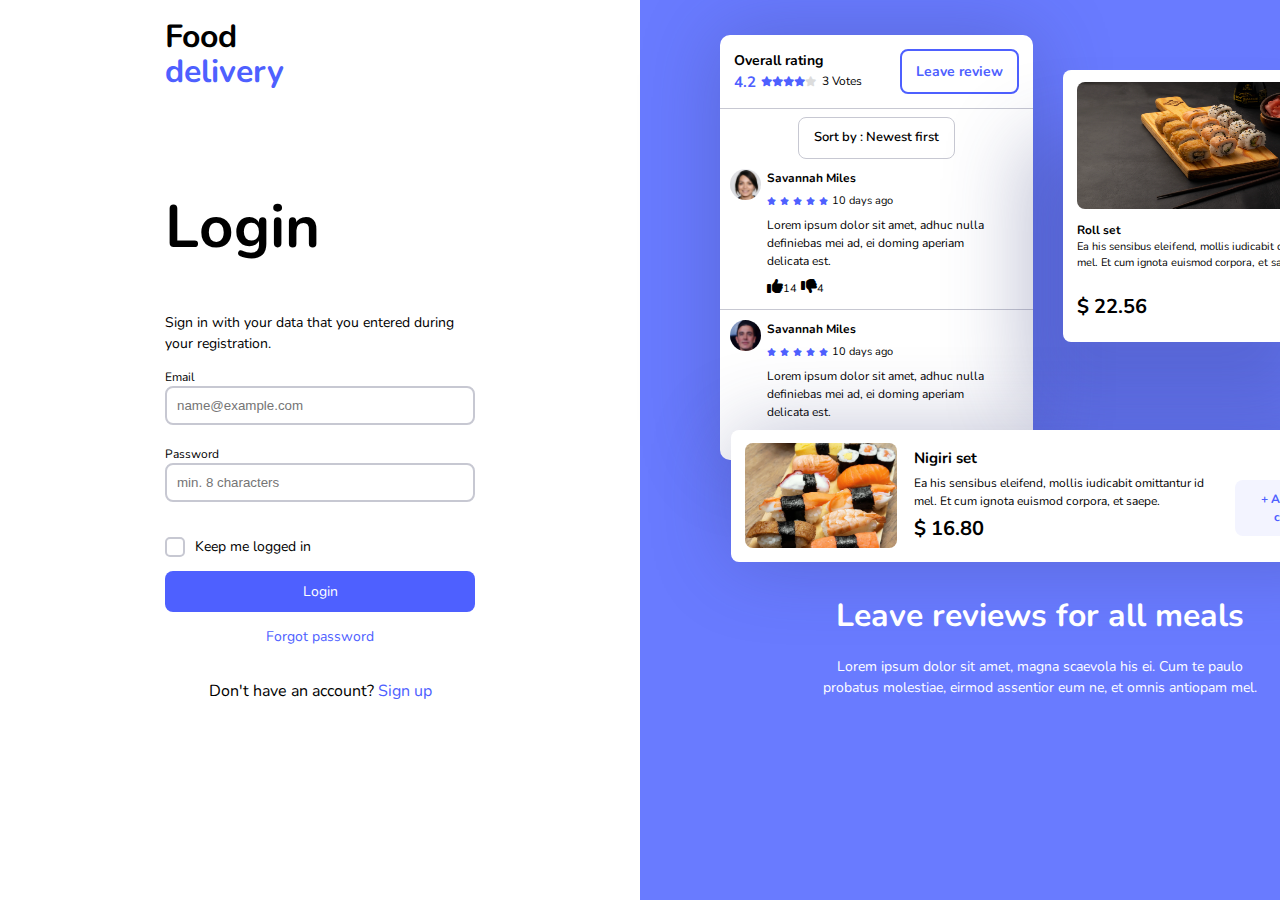
<file: Landing page Food delivery/index.html>
<!DOCTYPE html>
<html lang="en">
  <head>
    <meta charset="UTF-8" />
    <meta http-equiv="X-UA-Compatible" content="IE=edge" />
    <meta name="viewport" content="width=device-width, initial-scale=1.0" />
    <title>Create Agency</title>
    <link rel="stylesheet" href="css/style.css" />
    <link
      rel="stylesheet"
      href="https://cdnjs.cloudflare.com/ajax/libs/font-awesome/6.1.1/css/all.min.css"
    />
  </head>
  <body>
    <main class="main">
      <!-- Boxleft -->
      <div class="cl-left">
        <div class="container">
          <div class="logo">
            <h1>Food<span>delivery</span></h1>
          </div>
          <div class="logologin">
            <h1>Login</h1>
            <p>
              Sign in with your data that you entered during your registration.
            </p>
          </div>
          <form action="">
            <label for="email">Email</label>
            <input
              type="text"
              id="email"
              autocomplete="off"
              placeholder="name@example.com"
            />
            <label for="password">Password</label>
            <input
              type="password"
              id="password"
              placeholder="min. 8 characters"
            />
            <div class="checkbox">
              <div class="boxx"></div>
              <p>Keep me logged in</p>
            </div>
          </form>
          <div class="btn">
            <a href="#">Login</a>
            <p>Forgot password</p>
          </div>
          <footer>
            <p>Don't have an account?<span> Sign up</span></p>
          </footer>
        </div>
      </div>
      <!-- box right -->
      <div class="cl-right">
        <div class="container">
          <div class="card">
            <div class="cardreview1">
              <div class="head">
                <p class="over">Overall rating</p>
                <div class="_head">
                  <p class="number">4.2</p>
                  <div class="icon">
                    <i class="fa-solid fa-star"></i
                    ><i class="fa-solid fa-star"></i
                    ><i class="fa-solid fa-star"></i
                    ><i class="fa-solid fa-star"></i
                    ><i class="fa-solid fa-star icon"></i>
                    <span class="vote">3 Votes</span>
                  </div>
                </div>
              </div>
              <p class="l-review">Leave review</p>
            </div>
            <p class="sortby"><span>Sort by :</span> Newest first</p>
            <div class="box1">
              <div><img width="10%" src="im/circle.png" alt="" /></div>
              <div class="para">
                <p id="parahead">Savannah Miles</p>
                <i class="fa-solid fa-star"></i>
                <i class="fa-solid fa-star"></i>
                <i class="fa-solid fa-star"></i>
                <i class="fa-solid fa-star"></i>
                <i class="fa-solid fa-star"></i>
                <a href="#">10 days ago</a>
                <p>
                  Lorem ipsum dolor sit amet, adhuc nulla definiebas mei ad, ei
                  doming aperiam delicata est.
                </p>
                <div>
                  <i class="fa-solid fa-thumbs-up"></i><a href="#">14</a>
                  <i class="fa-solid fa-thumbs-down"></i><a href="#">4</a>
                </div>
              </div>
            </div>
            <div class="box2 box1">
              <div><img width="10%" src="im/circle2.png" alt="" /></div>
              <div class="para">
                <p id="parahead">Savannah Miles</p>
                <i class="fa-solid fa-star"></i>
                <i class="fa-solid fa-star"></i>
                <i class="fa-solid fa-star"></i>
                <i class="fa-solid fa-star"></i>
                <i class="fa-solid fa-star"></i>
                <a href="#">10 days ago</a>
                <p>
                  Lorem ipsum dolor sit amet, adhuc nulla definiebas mei ad, ei
                  doming aperiam delicata est.
                </p>
                <div>
                  <i class="fa-solid fa-thumbs-up"></i><a href="#">14</a>
                  <i class="fa-solid fa-thumbs-down"></i><a href="#">4</a>
                </div>
              </div>
            </div>
          </div>
          <div class="card2">
            <div class="image"><img src="im/food.png" alt="" /></div>
            <h2>Roll set</h2>
            <p>
              Ea his sensibus eleifend, mollis iudicabit omittantur id mel. Et
              cum ignota euismod corpora, et saepe.
            </p>
            <div class="dollar">
              <p>&dollar; 22.56</p>
              <i class="fa-solid fa-plus"></i>
            </div>
          </div>
        </div>
        <div class="cardreview3">
          <div class="img3"><img src="im/food2.png" alt="" /></div>
          <div class="review3">
            <p class="th">Nigiri set</p>
            <p>
              Ea his sensibus eleifend, mollis iudicabit omittantur id mel. Et
              cum ignota euismod corpora, et saepe.
            </p>
            <p class="dollar2">&dollar; 16.80</p>
          </div>
          <div class="re">
            <div>
              <i class="fa-light fa-plus"></i>
              <a href="">1</a>
              <i class="fa-light fa-minus"></i>
            </div>
            <p class="btn-card">+ Add to cart</p>
          </div>
        </div>
        <footer class="footer-r">
          <h1>Leave reviews for all meals</h1>
          <p>
            Lorem ipsum dolor sit amet, magna scaevola his ei. Cum te paulo
            probatus molestiae, eirmod assentior eum ne, et omnis antiopam mel.
          </p>
        </footer>
      </div>
    </main>
  </body>
</html>
</file>
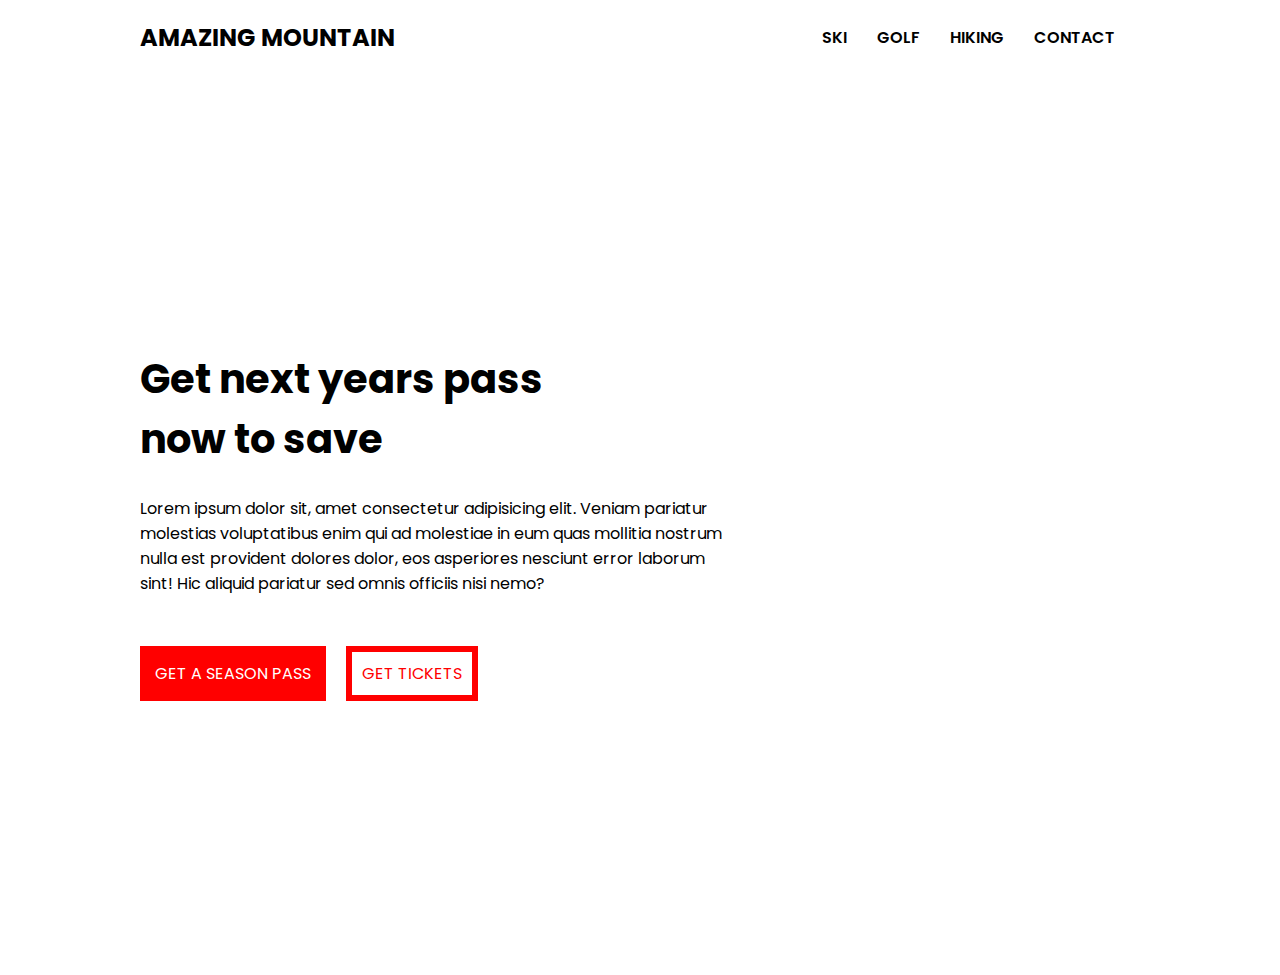
<file: Landing page ski /ski.html>
<!DOCTYPE html>
<html lang="en">
  <head>
    <meta charset="UTF-8" />
    <meta http-equiv="X-UA-Compatible" content="IE=edge" />
    <meta name="viewport" content="width=device-width, initial-scale=1.0" />
    <title>Document</title>
    <link rel="stylesheet" href="ski.css" />
  </head>
  <body>
    <header>
      <div class="container flex-hero">
        <h2>amazing Mountain</h2>
        <nav>
          <ul class="flex-hero">
            <li><a href="#">ski</a></li>
            <li><a href="#">golf</a></li>
            <li><a href="#">hiking</a></li>
            <li><a href="#">contact</a></li>
          </ul>
        </nav>
      </div>
    </header>
    <main>
      <div class="container">
        <h1>Get next years pass now to save</h1>
        <p>
          Lorem ipsum dolor sit, amet consectetur adipisicing elit. Veniam
          pariatur molestias voluptatibus enim qui ad molestiae in eum quas
          mollitia nostrum nulla est provident dolores dolor, eos asperiores
          nesciunt error laborum sint! Hic aliquid pariatur sed omnis officiis
          nisi nemo?
        </p>
        <a class="btn-primary" href="#">Get a season pass</a
        ><a class="btn" href="#">Get tickets </a>
      </div>
    </main>
  </body>
</html>
</file>
<file: Landing page Food delivery/css/style.css>
@import url("https://fonts.googleapis.com/css2?family=Nunito:wght@400;500;600;700&display=swap");
*,
::after,
::before {
  box-sizing: border-box;
}
body {
  margin: 0;
  font-family: "Nunito", sans-serif, -apple-system, BlinkMacSystemFont,
    "Segoe UI", Roboto, Oxygen, Ubuntu, Cantarell, "Open Sans", "Helvetica Neue",
    sans-serif;
  line-height: 1.5;
}
main {
  display: grid;
  grid-template-columns: 640px 800px;
  grid-template-rows: 100vh;
}
/* cl-left */
.cl-left > .container {
  margin: 0 165px;
  
}
.container > .logo {
  padding-top: 13px;
  font-size: 16px;
}
.logo h1 {
  margin: 0;
}
h1 > span {
  display: block;
  line-height: 21px;
  color: #4e60ff;
}
.logologin > h1 {
  font-size: 60px;
  margin: 100px 0 40px;
  padding: 0;
}
.logologin > p {
  font-size: 14px;
}
label {
  display: block;
  font-size: 12px;
}
input[type="text"],
input[type="password"] {
  width: 100%;
  padding: 10px 10px;
  border-radius: 8px;
  border: 2px solid #c7c8d2;
  margin-bottom: 20px;
}
.checkbox {
  display: flex;
  align-items: center;
}
.checkbox > p {
  font-size: 14px;
}
.checkbox > .boxx {
  width: 20px;
  height: 20px;
  border: 2px solid #c7c8d2;
  margin-right: 10px;
  border-radius: 5px;
}
a {
  text-decoration: none;
}
.btn > a {
  display: block;
  width: 100%;
  background-color: #4e60ff;
  color: white;
  font-size: 14px;
  padding: 10px 10px;
  text-align: center;
  border-radius: 8px;
}
.btn > p {
  text-align: center;
  font-size: 14px;
  color: #4e60ff;
}
footer p {
  text-align: center;
  padding: 1rem;
}
footer span {
  color: #4e60ff;
}
/* cl-right */
.cl-right {
  background-color: #697bff;
  margin: 0;
}
.cl-right .container {
  margin: 0 80px;
  display: flex;
  gap: 30px;
  align-items: center;
}
img {
  width: 10%;
}
.card {
  background-color: white;
  max-width: 313px;
  height: auto;
  margin-top: 35px;
  border-radius: 10px;
  box-shadow: 0 0 80px #3139784d;
}
.cardreview1 {
  padding: 14px 14px;
  font-size: 11px;
  display: flex;
  justify-content: space-between;
  align-items: center;
  border-bottom: 1px solid #c7c8d2;
}
.head .over {
  font-weight: bold;
  font-size: 14px;
  margin: 0;
}
.head .number {
  color: #4e60ff;
  margin: 0;

  font-size: 15px;
  font-weight: bold;
}
.vote {
  font-size: 12px;
}
i.fa-star {
  font-size: 10px;
  color: #4e60ff;
}
.fa-star.icon {
  color: gainsboro;
  text-transform: lowercase;
  margin-right: 3px;
}
.icon {
  margin-top: 1px;
}
._head {
  display: flex;
  gap: 5px;
}
.l-review {
  font-size: 14px;
  color: #4e60ff;
  font-weight: bold;
  padding: 10px 14px;
  margin: 0;
  border: 2px solid #4e60ff;
  border-radius: 8px;
}
.sortby {
  font-size: 13px;
  margin: 0;
  padding: 10px;
  text-align: center;
  font-weight: 600;
  border: 1px solid #c7c8d2;
  display: block;
  align-items: center;
  width: 50%;
  margin: auto;
  margin-top: 8px;
  border-radius: 8px;
}
.box1 {
  display: grid;
  grid-template-columns: 10% 90%;
  column-gap: 1rem;
  border-bottom: 1px solid #c7c8d2;
}
.box1 img {
  width: 100%;
  margin: 10px 10px 0 10px;
  border-radius: 100%;
}
#parahead {
  font-size: 12px;
  font-weight: bold;
  margin-top: 10px;
  margin-left: 0;
  margin-bottom: 0;
}
div.para i.fa-star {
  font-size: 8px;
  margin-left: 0;
}
div.para a {
  font-size: 11px;
  color: black;
}
div.para p {
  font-size: 12px;
  width: 241px;
  margin: 5px;
  margin-left: 0;
}
.box2 {
  border: none;
}
div.para {
  padding-bottom: 10px;
}
/* card 2 */
.card2 {
  background-color: white;
  width: 294px;
  height: auto;
  border-radius: 8px;
  box-shadow: -40px 70px 80px #3139784d;
  margin-bottom: 3rem;
}
.card2 > div.image {
  width: 267px;
  height: 151px;
  margin: 0 auto;
  padding: 12px 0;
  object-fit: cover;
}
.card2 img {
  width: 100%;
  height: 100%;
  border-radius: 8px;
}
.card2 h2 {
  font-size: 12px;
  font-weight: bold;
  max-width: 267px;
  text-align: left;
  margin: auto;
}
.card2 > p {
  font-size: 11px;
  max-width: 267px;
  text-align: left;
  margin: auto;
}
.card2 .dollar {
  display: flex;
  align-items: center;
  justify-content: space-between;
  width: 267px;
  margin: auto;
}
.dollar > p {
  font-size: 20px;
  font-weight: bold;
}
.dollar > i {
  padding: 8px 9px;
  background-color: #f3f4ff;
  font-size: 1.3rem;
  font-weight: bold;
  color: #4e60ff;
  border-radius: 30%;
}
.cardreview3 {
  background-color: white;
  max-width: 618px;
  height: 132px;
  padding: 13px 14px;
  margin: 0 auto;
  display: flex;
  margin-top: 20px;
  gap: 17px;
  align-items: center;
  border-radius: 8px;
  box-shadow: 0 0 80px #3139784d;
  position: relative;
  bottom: 50px;
}
.cardreview3 .img3 {
  min-width: 152.38px;
  height: 104.91px;
}
.cardreview3 img {
  width: 100%;
  height: 100%;
  object-fit: cover;
  border-radius: 8px;
}

.review3 > p.th {
  font-size: 15px;
  font-weight: bold;
  margin: 0;
}
.review3 > p {
  font-size: 12px;
  margin: 4px 0;
}
p.dollar2 {
  font-weight: bold;
  font-size: 20px;
  margin: 0;
}
.re {
  display: flex;
  flex-direction: column;
  align-items: center;
  width: 30%;
}
.re > p {
  font-size: 12px;
  padding: 10px 13px;
  background-color: #f3f4ff;
  border-radius: 8px;
  font-weight: bold;
  color: #4e60ff;
  text-align: center;
}
.footer-r {
  color: white;
  text-align: center;
  position: relative;
  bottom: 20px;
}
.footer-r h1 {
  font-size: 32px;
  margin: 0;
}
.footer-r p {
  font-size: 14px;
  max-width: 480px;
  height: auto;
  margin: 0 auto;
}
/* responsive */
@media screen and (max-width:450px){
  .cl-right{
    display: none;
  }
  main{
   display: inherit;
   
  }
  .cl-left .container{
    max-width: 330px;
    margin: 0 auto;
  }
  .logologin h1{
    margin: 5rem 0 1rem ;
    font-size: 50px;
  }
  .cl-left footer > p{
    margin: 0;
    margin-top: 2.5rem;
    font-size: 1rem;
    position: relative;
    bottom: -150px;
  }
}
@media screen and (max-width:375px){
  .cl-left footer > p{
    bottom: 0;
    margin-top: 3.5rem;
  }
  .logologin h1{
    margin: 2rem 0 1rem;
  }
}
/* @media screen and (max-width:1440px){
  .main{
    grid-template-rows: 100vh;
  }
} */
@media screen and (min-width:1440px){
  .main{
    grid-template-columns: 640px auto;
    
  }
}
</file>
<file: Landing page ski /ski.css>
@import url("https://fonts.googleapis.com/css2?family=Poppins:wght@400;500;600;700&display=swap");
* {
  box-sizing: border-box;
}
body {
  font-family: "Poppins", sans-serif;
  margin: 0;
}
/* header */

div > h2 {
  text-transform: uppercase;
}
.container {
  max-width: 1000px;
  margin: 0 auto;
}
.flex-hero {
  display: flex;
  justify-content: space-between;
  align-items: center;
}
ul {
  list-style-type: none;
  padding: 0;
}
li a {
  text-decoration: none;
  padding: 5px;
  text-transform: uppercase;
  color: black;
  font-weight: 600;
}
li {
  transition: 0.05s linear;
  margin-right: 20px;
}
li:hover {
  transform: scale(1);
  border-bottom: 2px solid red;
}
/* main */
main {
  background: url(https://images.unsplash.com/photo-1551524559-8af4e6624178?ixlib=rb-1.2.1&ixid=MnwxMjA3fDB8MHxwaG90by1wYWdlfHx8fGVufDB8fHx8&auto=format&fit=crop&w=2826&q=80)
    no-repeat;
  background-position: center;
  background-size: cover;
  height: 100vh;
  display: flex;
  align-items: center;
}
h1 {
  margin-top: 0;
  width: 45%;
  font-size: 2.5rem;
}
main a {
  text-transform: uppercase;
}
main a.btn-primary {
  background-color: red;
  color: white;
  display: inline-block;
  margin-right: 20px;
  padding: 15px;
  text-decoration: none;
}
a.btn {
  border: 6px solid red;
  padding: 5px;
  color: red;
  padding: 10px;
  text-decoration: none;
}
main p {
  margin-bottom: 50px;
  max-width: 60%;
}
</file>
